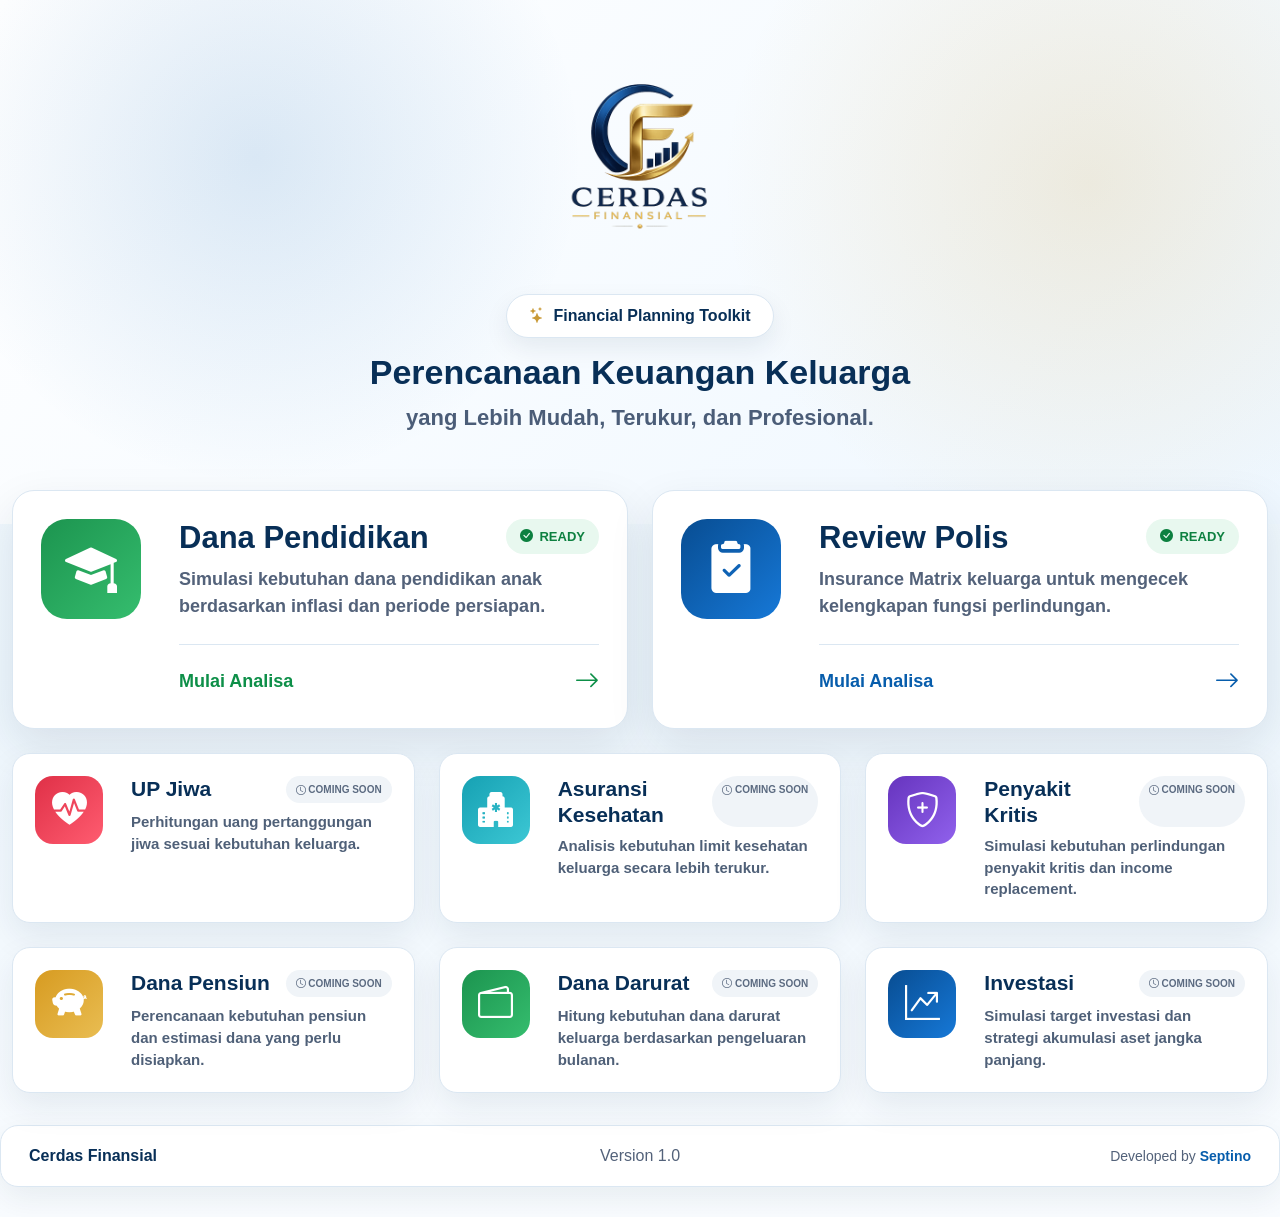
<file: index.html>
<!DOCTYPE html>
<html lang="id">
<head>
  <meta charset="UTF-8">
  <meta name="viewport" content="width=device-width, initial-scale=1">
  <title>Cerdas Finansial</title>
  <link href="https://cdn.jsdelivr.net/npm/bootstrap@5.3.7/dist/css/bootstrap.min.css" rel="stylesheet">
  <link rel="stylesheet" href="https://cdn.jsdelivr.net/npm/bootstrap-icons@1.13.1/font/bootstrap-icons.min.css">
  <link rel="stylesheet" href="css/style.css">
</head>

<body>
<main class="dashboard-page">

  <section class="hero-section">
    <div class="hero-content">
      <img src="asset/logo-cerdas-finansial.png" alt="Cerdas Finansial" class="hero-logo">

      <div class="hero-badge">
        <i class="bi bi-stars"></i>
        Financial Planning Toolkit
      </div>

      <h1>Perencanaan Keuangan Keluarga</h1>
      <p>yang Lebih Mudah, Terukur, dan Profesional.</p>
    </div>
  </section>

  <section class="modules-section">
    <div class="container">

      <div class="row g-4 mb-4">
        <div class="col-lg-6">
          <a href="pages/pendidikan.html" class="module-link">
            <div class="module-card">
              <div class="module-icon green">
                <i class="bi bi-mortarboard-fill"></i>
              </div>
              <div class="module-content">
                <div class="module-head">
                  <h2>Dana Pendidikan</h2>
                  <span class="badge-ready"><i class="bi bi-check-circle-fill"></i> READY</span>
                </div>
                <p>Simulasi kebutuhan dana pendidikan anak berdasarkan inflasi dan periode persiapan.</p>
                <div class="module-footer">
                  <strong>Mulai Analisa</strong>
                  <i class="bi bi-arrow-right"></i>
                </div>
              </div>
            </div>
          </a>
        </div>

        <div class="col-lg-6">
          <a href="pages/review-polis.html" class="module-link">
            <div class="module-card">
              <div class="module-icon blue">
                <i class="bi bi-clipboard2-check-fill"></i>
              </div>
              <div class="module-content">
                <div class="module-head">
                  <h2>Review Polis</h2>
                  <span class="badge-ready"><i class="bi bi-check-circle-fill"></i> READY</span>
                </div>
                <p>Insurance Matrix keluarga untuk mengecek kelengkapan fungsi perlindungan.</p>
                <div class="module-footer blue-text">
                  <strong>Mulai Analisa</strong>
                  <i class="bi bi-arrow-right"></i>
                </div>
              </div>
            </div>
          </a>
        </div>
      </div>

      <div class="row g-4">

        <div class="col-md-6 col-lg-4">
          <div class="small-card">
            <div class="small-icon red"><i class="bi bi-heart-pulse-fill"></i></div>
            <div>
              <div class="small-head">
                <h3>UP Jiwa</h3>
                <span><i class="bi bi-clock"></i> COMING SOON</span>
              </div>
              <p>Perhitungan uang pertanggungan jiwa sesuai kebutuhan keluarga.</p>
            </div>
          </div>
        </div>

        <div class="col-md-6 col-lg-4">
          <div class="small-card">
            <div class="small-icon cyan"><i class="bi bi-hospital-fill"></i></div>
            <div>
              <div class="small-head">
                <h3>Asuransi Kesehatan</h3>
                <span><i class="bi bi-clock"></i> COMING SOON</span>
              </div>
              <p>Analisis kebutuhan limit kesehatan keluarga secara lebih terukur.</p>
            </div>
          </div>
        </div>

        <div class="col-md-6 col-lg-4">
          <div class="small-card">
            <div class="small-icon purple"><i class="bi bi-shield-plus"></i></div>
            <div>
              <div class="small-head">
                <h3>Penyakit Kritis</h3>
                <span><i class="bi bi-clock"></i> COMING SOON</span>
              </div>
              <p>Simulasi kebutuhan perlindungan penyakit kritis dan income replacement.</p>
            </div>
          </div>
        </div>

        <div class="col-md-6 col-lg-4">
          <div class="small-card">
            <div class="small-icon gold"><i class="bi bi-piggy-bank-fill"></i></div>
            <div>
              <div class="small-head">
                <h3>Dana Pensiun</h3>
                <span><i class="bi bi-clock"></i> COMING SOON</span>
              </div>
              <p>Perencanaan kebutuhan pensiun dan estimasi dana yang perlu disiapkan.</p>
            </div>
          </div>
        </div>

        <div class="col-md-6 col-lg-4">
          <div class="small-card">
            <div class="small-icon green"><i class="bi bi-wallet2"></i></div>
            <div>
              <div class="small-head">
                <h3>Dana Darurat</h3>
                <span><i class="bi bi-clock"></i> COMING SOON</span>
              </div>
              <p>Hitung kebutuhan dana darurat keluarga berdasarkan pengeluaran bulanan.</p>
            </div>
          </div>
        </div>

        <div class="col-md-6 col-lg-4">
          <div class="small-card">
            <div class="small-icon blue"><i class="bi bi-graph-up-arrow"></i></div>
            <div>
              <div class="small-head">
                <h3>Investasi</h3>
                <span><i class="bi bi-clock"></i> COMING SOON</span>
              </div>
              <p>Simulasi target investasi dan strategi akumulasi aset jangka panjang.</p>
            </div>
          </div>
        </div>

      </div>
    </div>
  </section>

  <footer class="dashboard-footer">
    <strong>Cerdas Finansial</strong>
    <span>Version 1.0</span>
    <small>Developed by <b>Septino</b></small>
  </footer>

</main>

<script src="js/script.js"></script>
</body>
</html>
</file>
<file: css/style.css>
:root{
  --navy:#082f57;
  --blue:#0d65b7;
  --green:#229b57;
  --gold:#c99a36;
  --red:#ef4056;
  --cyan:#22b8c7;
  --purple:#7d4ce2;
  --text:#10243d;
  --muted:#58677d;
  --line:#dbe7f2;
}

*{box-sizing:border-box}

body{
  margin:0;
  font-family:Arial,Helvetica,sans-serif;
  color:var(--text);
  background:linear-gradient(180deg,#f8fcff,#edf6fd 55%,#f9fcff);
}

.dashboard-page{
  min-height:100vh;
  overflow-x:hidden;
}

.hero-section{
  position:relative;
  min-height:360px;
  display:flex;
  align-items:center;
  justify-content:center;
  text-align:center;
  padding:40px 20px 90px;
  background:
    radial-gradient(circle at 20% 30%,rgba(13,101,183,.14),transparent 30%),
    radial-gradient(circle at 85% 35%,rgba(201,154,54,.16),transparent 32%),
    linear-gradient(135deg,#ffffff,#eef7ff);
}

.hero-content{position:relative;z-index:2}

.hero-logo{
  width:360px;
  max-width:86vw;
  display:block;
  margin:0 auto 14px;
}

.hero-badge{
  display:inline-flex;
  gap:8px;
  align-items:center;
  padding:9px 22px;
  border-radius:999px;
  background:#fff;
  border:1px solid var(--line);
  box-shadow:0 10px 25px rgba(16,36,61,.08);
  color:var(--navy);
  font-weight:900;
  margin-bottom:14px;
}

.hero-badge i{color:var(--gold)}

.hero-content h1{
  margin:0;
  color:var(--navy);
  font-size:34px;
  font-weight:900;
}

.hero-content p{
  margin:8px 0 0;
  color:#4b5d78;
  font-size:22px;
  font-weight:700;
}

.modules-section{
  margin-top:-58px;
  position:relative;
  z-index:5;
  padding-bottom:18px;
}

.modules-section .container{
  max-width:1360px;
}

.active-row{
  margin-bottom:22px;
}

.module-link{
  text-decoration:none;
  color:inherit;
  display:block;
  height:100%;
}

.module-card{
  min-height:220px;
  height:100%;
  background:#fff;
  border:1px solid var(--line);
  border-radius:22px;
  padding:28px;
  display:grid;
  grid-template-columns:110px 1fr;
  gap:28px;
  align-items:start;
  box-shadow:0 18px 45px rgba(16,36,61,.10);
  transition:.25s ease;
}

.module-card:hover{
  transform:translateY(-5px);
  box-shadow:0 25px 60px rgba(16,36,61,.15);
}

.module-icon{
  width:100px;
  height:100px;
  border-radius:26px;
  display:flex;
  align-items:center;
  justify-content:center;
  flex-shrink:0;
}

.module-icon i{
  font-size:52px;
  color:#fff;
}

.module-icon.green,.small-icon.green{background:linear-gradient(135deg,#1c944f,#35bd6e)}
.module-icon.blue,.small-icon.blue{background:linear-gradient(135deg,#084d92,#1678d7)}

.module-head{
  display:flex;
  justify-content:space-between;
  align-items:flex-start;
  gap:14px;
  margin-bottom:10px;
}

.module-head h2{
  margin:0;
  color:var(--navy);
  font-size:31px;
  font-weight:900;
}

.badge-ready{
  display:inline-flex;
  align-items:center;
  gap:6px;
  background:#e8f8ef;
  color:#0d8040;
  padding:8px 14px;
  border-radius:999px;
  font-size:13px;
  font-weight:900;
  white-space:nowrap;
}

.module-card p{
  margin:0 0 24px;
  color:#53627a;
  font-size:18px;
  line-height:1.5;
  font-weight:700;
}

.module-footer{
  border-top:1px solid var(--line);
  padding-top:18px;
  display:flex;
  justify-content:space-between;
  align-items:center;
  color:#0d8f48;
  font-size:18px;
  font-weight:900;
}

.module-footer.blue-text{color:#075dac}
.module-footer i{font-size:25px}

.small-card{
  height:100%;
  min-height:145px;
  background:#fff;
  border:1px solid var(--line);
  border-radius:18px;
  padding:22px;
  display:grid;
  grid-template-columns:78px 1fr;
  gap:18px;
  align-items:start;
  box-shadow:0 14px 34px rgba(16,36,61,.08);
}

.small-icon{
  width:68px;
  height:68px;
  border-radius:18px;
  display:flex;
  align-items:center;
  justify-content:center;
}

.small-icon i{
  font-size:35px;
  color:#fff;
}

.small-icon.red{background:linear-gradient(135deg,#df3047,#ff5c70)}
.small-icon.cyan{background:linear-gradient(135deg,#16a1b3,#3cc7d4)}
.small-icon.purple{background:linear-gradient(135deg,#6634be,#9061ec)}
.small-icon.gold{background:linear-gradient(135deg,#d79b21,#e9bd52)}

.small-head{
  display:flex;
  justify-content:space-between;
  gap:10px;
  margin-bottom:8px;
}

.small-head h3{
  margin:0;
  color:var(--navy);
  font-size:21px;
  font-weight:900;
}

.small-head span{
  background:#f0f4f8;
  color:#5b6a80;
  padding:6px 10px;
  border-radius:999px;
  font-size:10px;
  font-weight:900;
  white-space:nowrap;
}

.small-card p{
  margin:0;
  color:#4f6078;
  font-size:15px;
  line-height:1.45;
  font-weight:650;
}

.dashboard-footer{
  max-width:1360px;
  margin:14px auto 30px;
  padding:18px 28px;
  background:#fff;
  border:1px solid var(--line);
  border-radius:18px;
  box-shadow:0 12px 32px rgba(16,36,61,.07);
  display:grid;
  grid-template-columns:1fr auto 1fr;
  align-items:center;
  gap:18px;
  color:#53627a;
}

.dashboard-footer strong{
  color:var(--navy);
  font-weight:900;
}

.dashboard-footer span{text-align:center}
.dashboard-footer small{text-align:right}
.dashboard-footer b{color:#075dac}

@media(max-width:991px){
  .module-card{
    grid-template-columns:1fr;
  }

  .module-head{
    display:block;
  }

  .badge-ready{
    margin-top:10px;
  }
}

@media(max-width:768px){
  .hero-logo{width:260px}
  .hero-content h1{font-size:26px}
  .hero-content p{font-size:17px}

  .module-card{
    padding:22px;
  }

  .small-card{
    grid-template-columns:1fr;
  }

  .dashboard-footer{
    margin:14px 12px 28px;
    grid-template-columns:1fr;
    text-align:center;
  }

  .dashboard-footer small{text-align:center}
}
</file>
